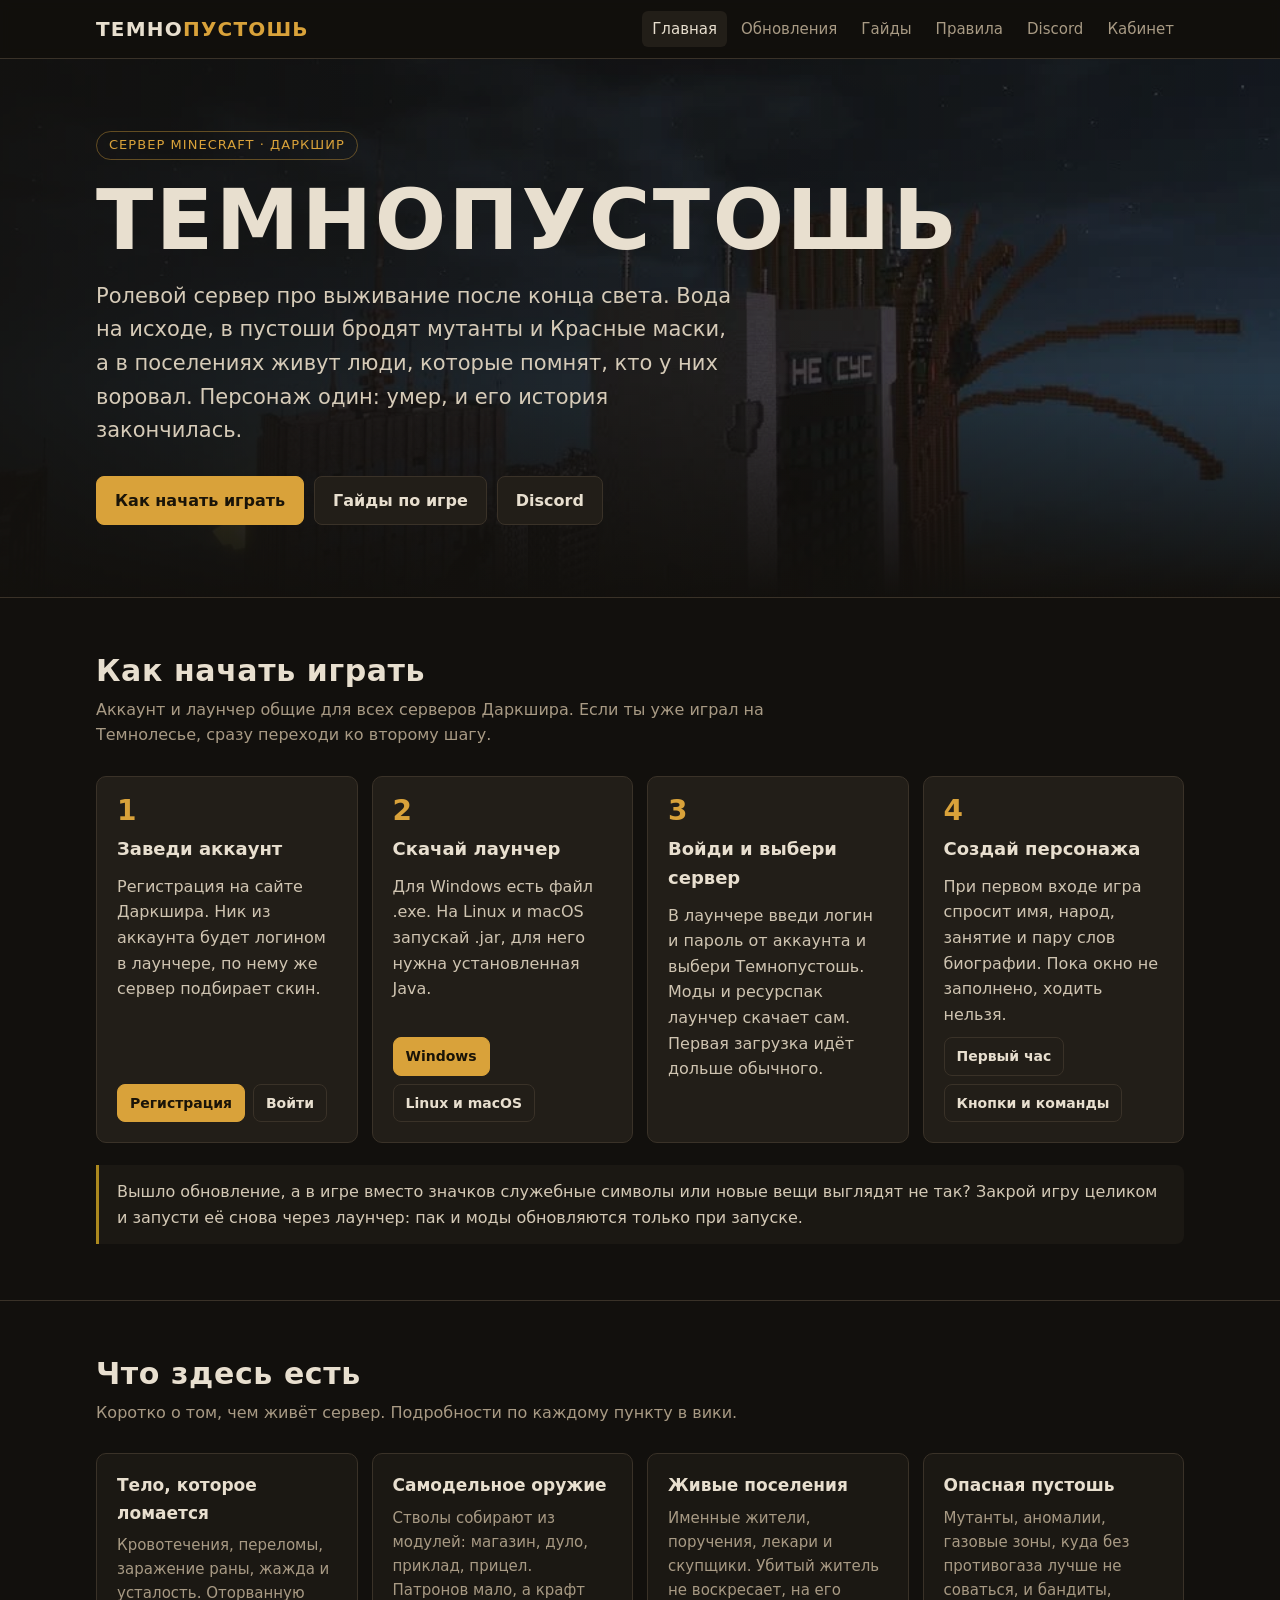
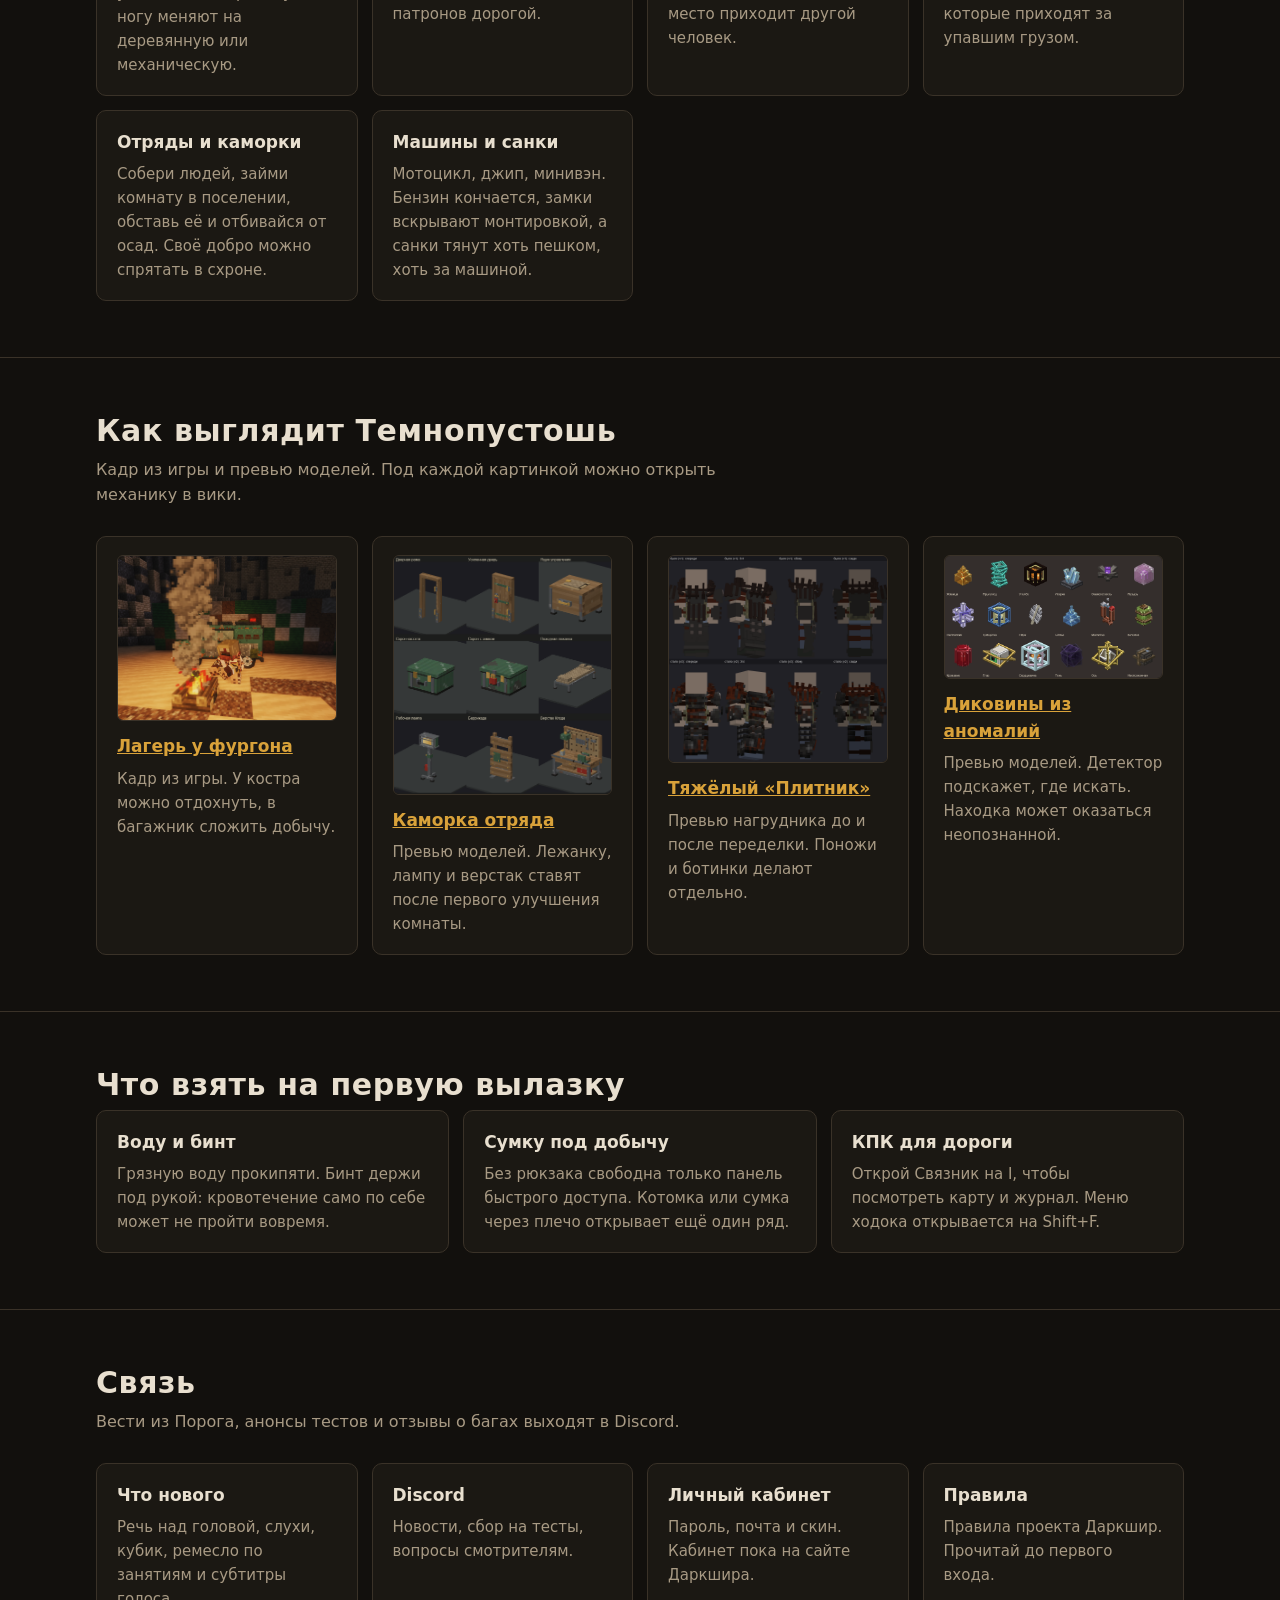
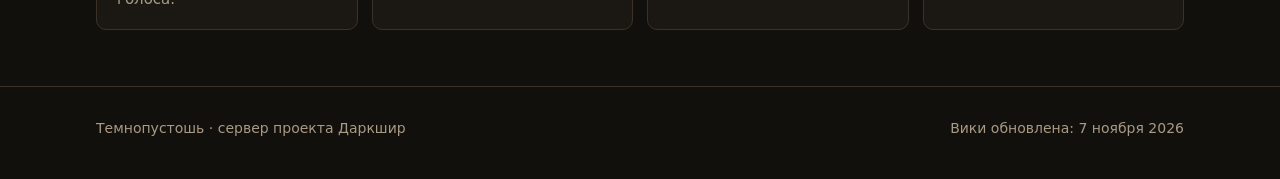
<file: index.html>
<!doctype html>
<html lang="ru">
<head>
<meta charset="utf-8">
<meta name="viewport" content="width=device-width, initial-scale=1">
<title>Темнопустошь</title>
<meta name="description" content="Темнопустошь — ролевой сервер Minecraft про выживание в пустоши. Как начать играть, лаунчер, Discord и вики.">
<link rel="icon" href="data:image/svg+xml,%3Csvg xmlns='http://www.w3.org/2000/svg' viewBox='0 0 32 32'%3E%3Crect width='32' height='32' rx='6' fill='%2312100d'/%3E%3Cpath d='M6 24 16 6l10 18z' fill='none' stroke='%23d9a23a' stroke-width='3'/%3E%3C/svg%3E">
<link rel="stylesheet" href="style.css?v=20261105">
<script src="config.js?v=20261107"></script>
</head>
<body>
<header class="top">
  <div class="wrap">
    <a class="logo" href="index.html">Темно<span>пустошь</span></a>
    <nav class="nav">
      <a href="index.html" aria-current="page">Главная</a>
      <a href="updates-20261107.html">Обновления</a>
      <a href="wiki.html">Гайды</a>
      <a data-link="rules" href="#">Правила</a>
      <a data-link="discord" href="#">Discord</a>
      <a data-link="profile" href="#">Кабинет</a>
    </nav>
  </div>
</header>

<main>
  <section class="hero">
    <video class="hero-video" autoplay muted loop playsinline preload="metadata" poster="media/hero.jpg" aria-hidden="true">
      <source src="media/hero.mp4" type="video/mp4">
    </video>
    <div class="wrap">
      <span class="tag">Сервер Minecraft · Даркшир</span>
      <h1>Темнопустошь</h1>
      <p class="lead">Ролевой сервер про выживание после конца света. Вода на исходе, в пустоши бродят мутанты и Красные маски, а в поселениях живут люди, которые помнят, кто у них воровал. Персонаж один: умер, и его история закончилась.</p>
      <div class="actions">
        <a class="btn main" href="#start">Как начать играть</a>
        <a class="btn" href="wiki.html">Гайды по игре</a>
        <a class="btn" data-link="discord" href="#">Discord</a>
      </div>
    </div>
  </section>

  <section class="block" id="start">
    <div class="wrap">
      <h2>Как начать играть</h2>
      <p class="sub">Аккаунт и лаунчер общие для всех серверов Даркшира. Если ты уже играл на Темнолесье, сразу переходи ко второму шагу.</p>
      <div class="steps">
        <div class="step">
          <h3>Заведи аккаунт</h3>
          <p>Регистрация на сайте Даркшира. Ник из аккаунта будет логином в лаунчере, по нему же сервер подбирает скин.</p>
          <div class="row">
            <a class="btn main small" data-link="register" href="#">Регистрация</a>
            <a class="btn small" data-link="login" href="#">Войти</a>
          </div>
        </div>
        <div class="step">
          <h3>Скачай лаунчер</h3>
          <p>Для Windows есть файл .exe. На Linux и macOS запускай .jar, для него нужна установленная Java.</p>
          <div class="row">
            <a class="btn main small" data-link="launcherWin" href="#">Windows</a>
            <a class="btn small" data-link="launcherJar" href="#">Linux и macOS</a>
          </div>
        </div>
        <div class="step">
          <h3>Войди и выбери сервер</h3>
          <p>В лаунчере введи логин и пароль от аккаунта и выбери Темнопустошь. Моды и ресурспак лаунчер скачает сам. Первая загрузка идёт дольше обычного.</p>
        </div>
        <div class="step">
          <h3>Создай персонажа</h3>
          <p>При первом входе игра спросит имя, народ, занятие и пару слов биографии. Пока окно не заполнено, ходить нельзя.</p>
          <div class="row"><a class="btn small" href="wiki.html#first-route">Первый час</a> <a class="btn small" href="wiki.html#keys">Кнопки и команды</a></div>
        </div>
      </div>
      <p class="note">Вышло обновление, а в игре вместо значков служебные символы или новые вещи выглядят не так? Закрой игру целиком и запусти её снова через лаунчер: пак и моды обновляются только при запуске.</p>
    </div>
  </section>

  <section class="block">
    <div class="wrap">
      <h2>Что здесь есть</h2>
      <p class="sub">Коротко о том, чем живёт сервер. Подробности по каждому пункту в вики.</p>
      <div class="cards">
        <a class="card" href="wiki.html#medical"><h3>Тело, которое ломается</h3><p>Кровотечения, переломы, заражение раны, жажда и усталость. Оторванную ногу меняют на деревянную или механическую.</p></a>
        <a class="card" href="wiki.html#weapons"><h3>Самодельное оружие</h3><p>Стволы собирают из модулей: магазин, дуло, приклад, прицел. Патронов мало, а крафт патронов дорогой.</p></a>
        <a class="card" href="wiki.html#npc"><h3>Живые поселения</h3><p>Именные жители, поручения, лекари и скупщики. Убитый житель не воскресает, на его место приходит другой человек.</p></a>
        <a class="card" href="wiki.html#world"><h3>Опасная пустошь</h3><p>Мутанты, аномалии, газовые зоны, куда без противогаза лучше не соваться, и бандиты, которые приходят за упавшим грузом.</p></a>
        <a class="card" href="wiki.html#territory"><h3>Отряды и каморки</h3><p>Собери людей, займи комнату в поселении, обставь её и отбивайся от осад. Своё добро можно спрятать в схроне.</p></a>
        <a class="card" href="wiki.html#transport"><h3>Машины и санки</h3><p>Мотоцикл, джип, минивэн. Бензин кончается, замки вскрывают монтировкой, а санки тянут хоть пешком, хоть за машиной.</p></a>
      </div>
    </div>
  </section>

  <section class="block" id="gallery">
    <div class="wrap">
      <h2>Как выглядит Темнопустошь</h2>
      <p class="sub">Кадр из игры и превью моделей. Под каждой картинкой можно открыть механику в вики.</p>
      <div class="cards gallery">
        <article class="card">
          <a href="field-camp.png"><img src="field-camp.png" width="880" height="666" loading="lazy" alt="Ходок у костра рядом с зелёным фургоном"></a>
          <h3><a href="wiki.html#cars">Лагерь у фургона</a></h3>
          <p>Кадр из игры. У костра можно отдохнуть, в багажник сложить добычу.</p>
        </article>
        <article class="card">
          <a href="field-room.png"><img src="field-room.png" width="960" height="1050" loading="lazy" alt="Модели мебели, дверей и схронов для каморок"></a>
          <h3><a href="wiki.html#kamorka">Каморка отряда</a></h3>
          <p>Превью моделей. Лежанку, лампу и верстак ставят после первого улучшения комнаты.</p>
        </article>
        <article class="card">
          <a href="vesti7-plitnik.png"><img src="vesti7-plitnik.png" width="1040" height="988" loading="lazy" alt="Тяжёлый Плитник спереди, сбоку и сзади"></a>
          <h3><a href="wiki.html#heavy-plitnik">Тяжёлый «Плитник»</a></h3>
          <p>Превью нагрудника до и после переделки. Поножи и ботинки делают отдельно.</p>
        </article>
        <article class="card">
          <a href="vesti7-artifacts.png"><img src="vesti7-artifacts.png" width="1296" height="726" loading="lazy" alt="Диковины из аномалий, разложенные по видам"></a>
          <h3><a href="wiki.html#artifacts">Диковины из аномалий</a></h3>
          <p>Превью моделей. Детектор подскажет, где искать. Находка может оказаться неопознанной.</p>
        </article>
      </div>
    </div>
  </section>

  <section class="block">
    <div class="wrap">
      <h2>Что взять на первую вылазку</h2>
      <div class="cards">
        <a class="card" href="wiki.html#water"><h3>Воду и бинт</h3><p>Грязную воду прокипяти. Бинт держи под рукой: кровотечение само по себе может не пройти вовремя.</p></a>
        <a class="card" href="wiki.html#backpacks"><h3>Сумку под добычу</h3><p>Без рюкзака свободна только панель быстрого доступа. Котомка или сумка через плечо открывает ещё один ряд.</p></a>
        <a class="card" href="wiki.html#pda"><h3>КПК для дороги</h3><p>Открой Связник на I, чтобы посмотреть карту и журнал. Меню ходока открывается на Shift+F.</p></a>
      </div>
    </div>
  </section>

  <section class="block">
    <div class="wrap">
      <h2>Связь</h2>
      <p class="sub">Вести из Порога, анонсы тестов и отзывы о багах выходят в Discord.</p>
      <div class="cards">
        <a class="card" href="updates-20261107.html"><h3>Что нового</h3><p>Речь над головой, слухи, кубик, ремесло по занятиям и субтитры голоса.</p></a>
        <a class="card" data-link="discord" href="#"><h3>Discord</h3><p>Новости, сбор на тесты, вопросы смотрителям.</p></a>
        <a class="card" data-link="profile" href="#"><h3>Личный кабинет</h3><p>Пароль, почта и скин. Кабинет пока на сайте Даркшира.</p></a>
        <a class="card" data-link="rules" href="#"><h3>Правила</h3><p>Правила проекта Даркшир. Прочитай до первого входа.</p></a>
      </div>
    </div>
  </section>
</main>

<footer class="foot">
  <div class="wrap">
    <span>Темнопустошь · сервер проекта Даркшир</span>
    <span>Вики обновлена: <span data-site="updated"></span></span>
  </div>
</footer>
</body>
</html>
</file>
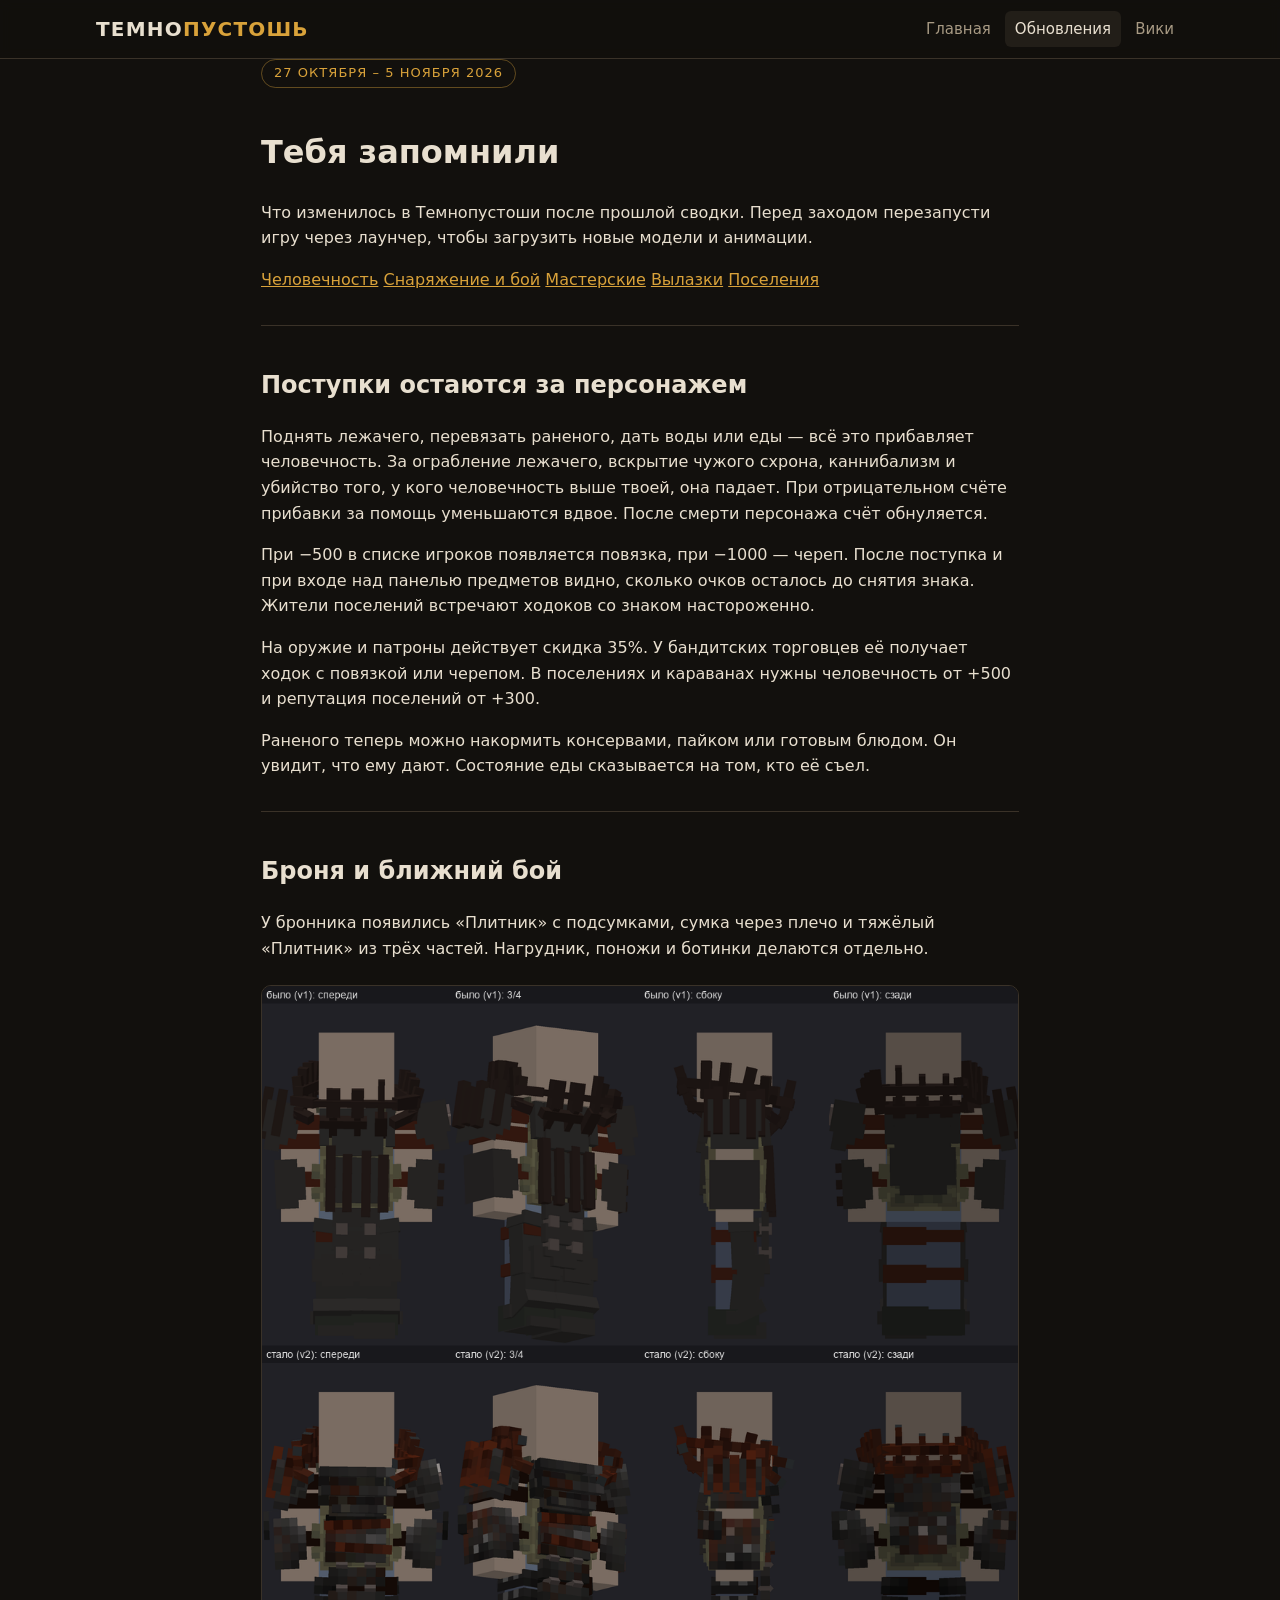
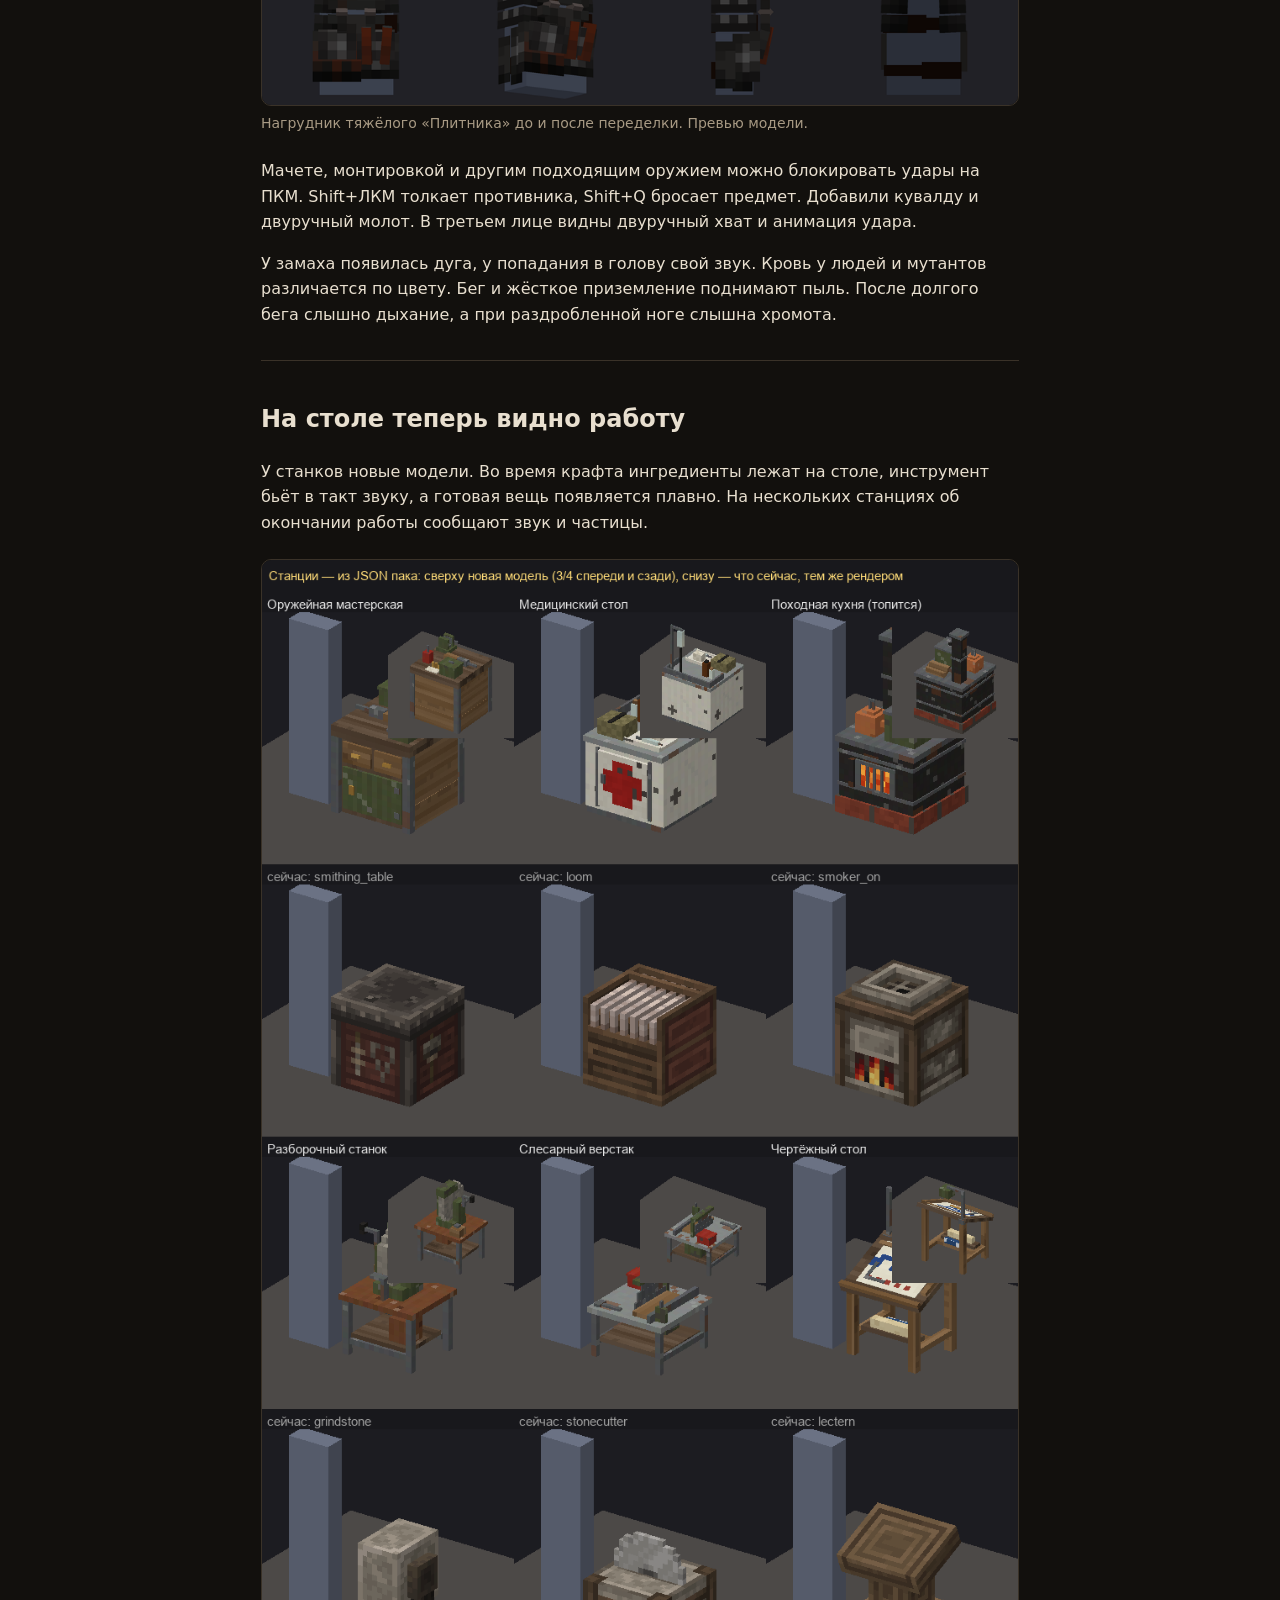
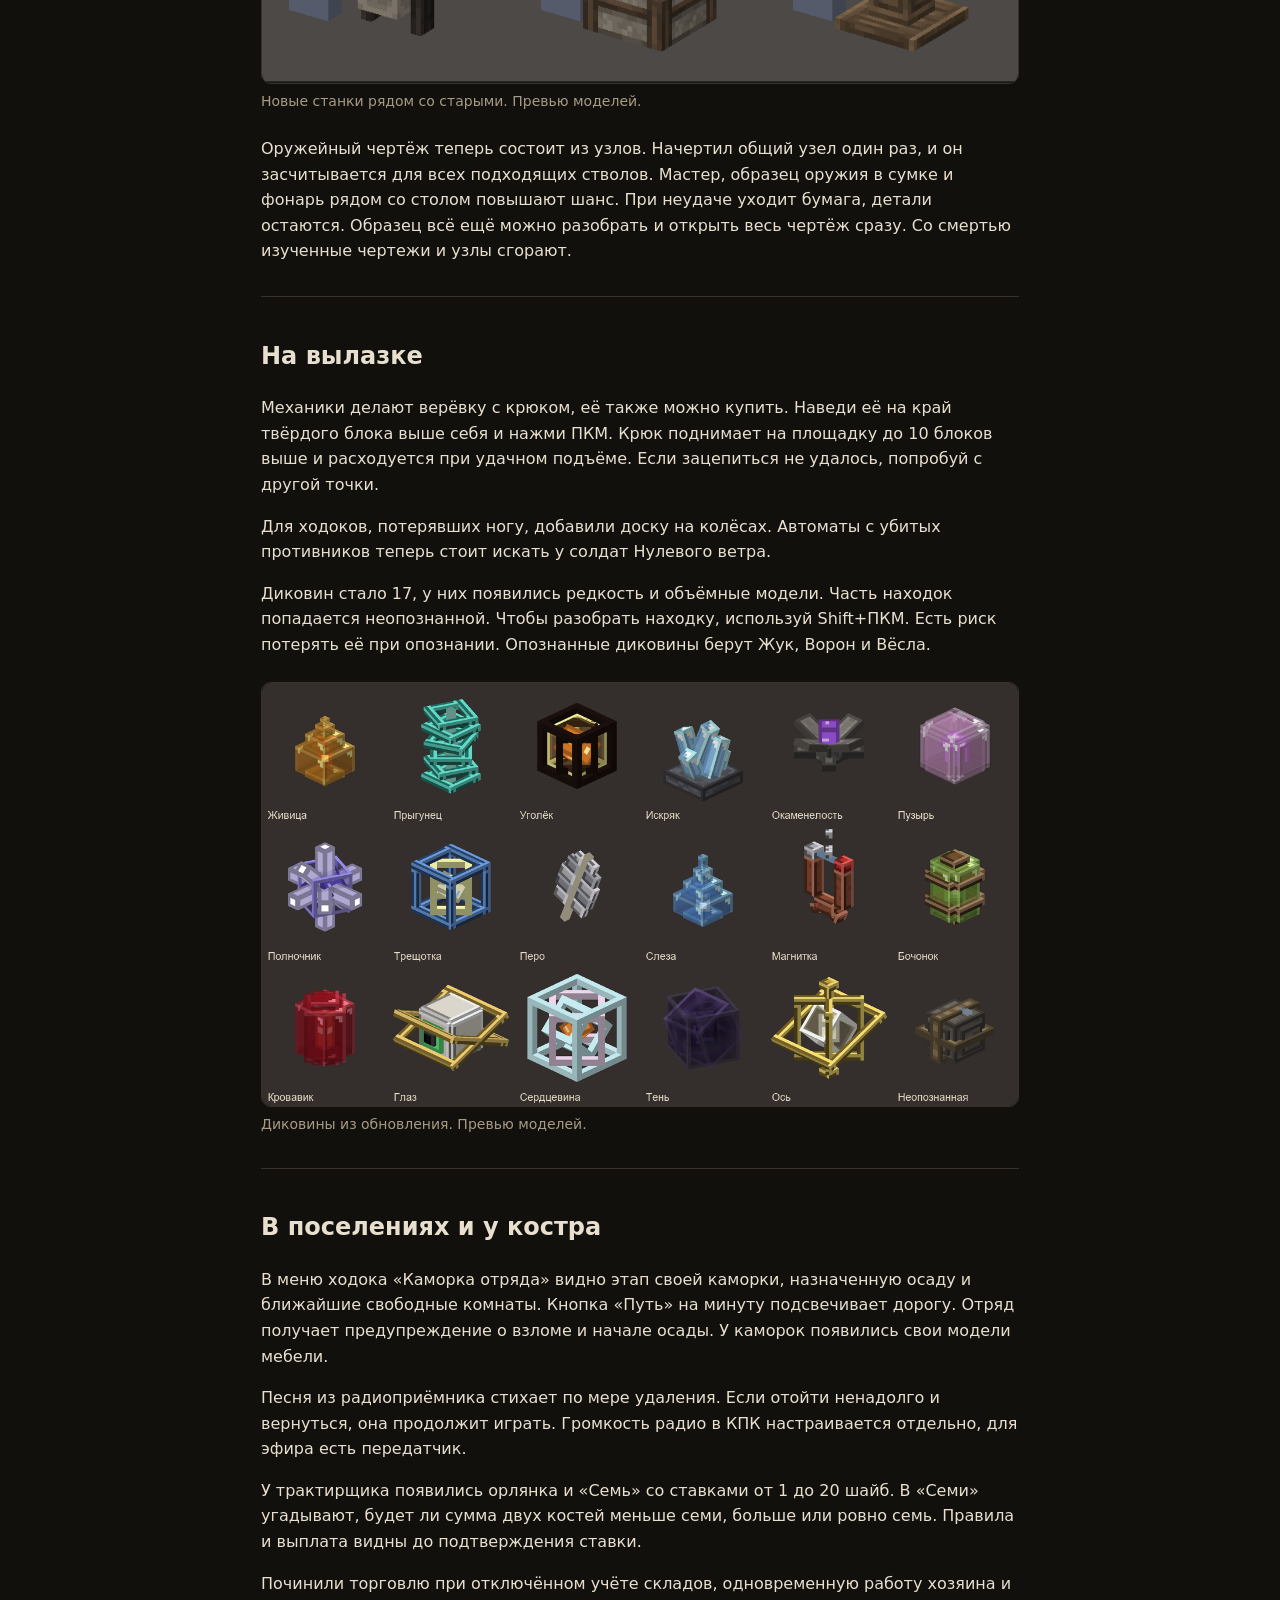
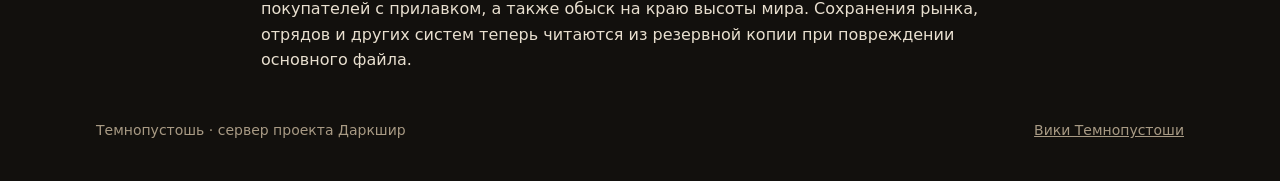
<file: updates-20261105.html>
<!doctype html>
<html lang="ru">
<head>
  <meta charset="utf-8">
  <meta name="viewport" content="width=device-width, initial-scale=1">
  <title>Обновления с 27 октября по 5 ноября · Темнопустошь</title>
  <meta name="description" content="Что поменялось в Темнопустоши с 27 октября по 5 ноября 2026 года.">
  <link rel="icon" href="data:image/svg+xml,%3Csvg xmlns='http://www.w3.org/2000/svg' viewBox='0 0 32 32'%3E%3Crect width='32' height='32' rx='6' fill='%2312100d'/%3E%3Cpath d='M6 24 16 6l10 18z' fill='none' stroke='%23d9a23a' stroke-width='3'/%3E%3C/svg%3E">
  <link rel="stylesheet" href="style.css">
  <style>
    .updates { max-width: 790px; }
    .updates article { border-top: 1px solid var(--line); margin-top: 32px; padding-top: 20px; scroll-margin-top: 130px; }
    .updates figure { margin: 24px 0; }
    .updates figure img { display: block; height: auto; border: 1px solid var(--line); border-radius: var(--radius); }
    .updates figcaption { color: var(--muted); font-size: 14px; margin-top: 6px; }
  </style>
</head>
<body>
<header class="top">
  <div class="wrap">
    <a class="logo" href="index.html">Темно<span>пустошь</span></a>
    <nav class="nav" aria-label="Разделы сайта">
      <a href="index.html">Главная</a>
      <a href="updates-20261105.html" aria-current="page">Обновления</a>
      <a href="wiki.html">Вики</a>
    </nav>
  </div>
</header>
<main class="block">
  <div class="wrap updates">
    <span class="tag">27 октября – 5 ноября 2026</span>
    <h1>Тебя запомнили</h1>
    <p class="lead">Что изменилось в Темнопустоши после прошлой сводки. Перед заходом перезапусти игру через лаунчер, чтобы загрузить новые модели и анимации.</p>
    <nav class="actions" aria-label="Разделы обновления">
      <a href="#humanity">Человечность</a>
      <a href="#gear">Снаряжение и бой</a>
      <a href="#workshops">Мастерские</a>
      <a href="#wasteland">Вылазки</a>
      <a href="#settlements">Поселения</a>
    </nav>

    <article id="humanity">
      <h2>Поступки остаются за персонажем</h2>
      <p>Поднять лежачего, перевязать раненого, дать воды или еды — всё это прибавляет человечность. За ограбление лежачего, вскрытие чужого схрона, каннибализм и убийство того, у кого человечность выше твоей, она падает. При отрицательном счёте прибавки за помощь уменьшаются вдвое. После смерти персонажа счёт обнуляется.</p>
      <p>При −500 в списке игроков появляется повязка, при −1000 — череп. После поступка и при входе над панелью предметов видно, сколько очков осталось до снятия знака. Жители поселений встречают ходоков со знаком настороженно.</p>
      <p>На оружие и патроны действует скидка 35%. У бандитских торговцев её получает ходок с повязкой или черепом. В поселениях и караванах нужны человечность от +500 и репутация поселений от +300.</p>
      <p>Раненого теперь можно накормить консервами, пайком или готовым блюдом. Он увидит, что ему дают. Состояние еды сказывается на том, кто её съел.</p>
    </article>

    <article id="gear">
      <h2>Броня и ближний бой</h2>
      <p>У бронника появились «Плитник» с подсумками, сумка через плечо и тяжёлый «Плитник» из трёх частей. Нагрудник, поножи и ботинки делаются отдельно.</p>
      <figure>
        <img src="vesti7-plitnik.png" alt="Сравнение старой и новой модели нагрудника тяжёлого «Плитника»" loading="lazy">
        <figcaption>Нагрудник тяжёлого «Плитника» до и после переделки. Превью модели.</figcaption>
      </figure>
      <p>Мачете, монтировкой и другим подходящим оружием можно блокировать удары на ПКМ. Shift+ЛКМ толкает противника, Shift+Q бросает предмет. Добавили кувалду и двуручный молот. В третьем лице видны двуручный хват и анимация удара.</p>
      <p>У замаха появилась дуга, у попадания в голову свой звук. Кровь у людей и мутантов различается по цвету. Бег и жёсткое приземление поднимают пыль. После долгого бега слышно дыхание, а при раздробленной ноге слышна хромота.</p>
    </article>

    <article id="workshops">
      <h2>На столе теперь видно работу</h2>
      <p>У станков новые модели. Во время крафта ингредиенты лежат на столе, инструмент бьёт в такт звуку, а готовая вещь появляется плавно. На нескольких станциях об окончании работы сообщают звук и частицы.</p>
      <figure>
        <img src="vesti7-stations.png" alt="Новые модели станков рядом со старыми" loading="lazy">
        <figcaption>Новые станки рядом со старыми. Превью моделей.</figcaption>
      </figure>
      <p>Оружейный чертёж теперь состоит из узлов. Начертил общий узел один раз, и он засчитывается для всех подходящих стволов. Мастер, образец оружия в сумке и фонарь рядом со столом повышают шанс. При неудаче уходит бумага, детали остаются. Образец всё ещё можно разобрать и открыть весь чертёж сразу. Со смертью изученные чертежи и узлы сгорают.</p>
    </article>

    <article id="wasteland">
      <h2>На вылазке</h2>
      <p>Механики делают верёвку с крюком, её также можно купить. Наведи её на край твёрдого блока выше себя и нажми ПКМ. Крюк поднимает на площадку до 10 блоков выше и расходуется при удачном подъёме. Если зацепиться не удалось, попробуй с другой точки.</p>
      <p>Для ходоков, потерявших ногу, добавили доску на колёсах. Автоматы с убитых противников теперь стоит искать у солдат Нулевого ветра.</p>
      <p>Диковин стало 17, у них появились редкость и объёмные модели. Часть находок попадается неопознанной. Чтобы разобрать находку, используй Shift+ПКМ. Есть риск потерять её при опознании. Опознанные диковины берут Жук, Ворон и Вёсла.</p>
      <figure>
        <img src="vesti7-artifacts.png" alt="Объёмные модели диковин" loading="lazy">
        <figcaption>Диковины из обновления. Превью моделей.</figcaption>
      </figure>
    </article>

    <article id="settlements">
      <h2>В поселениях и у костра</h2>
      <p>В меню ходока «Каморка отряда» видно этап своей каморки, назначенную осаду и ближайшие свободные комнаты. Кнопка «Путь» на минуту подсвечивает дорогу. Отряд получает предупреждение о взломе и начале осады. У каморок появились свои модели мебели.</p>
      <p>Песня из радиоприёмника стихает по мере удаления. Если отойти ненадолго и вернуться, она продолжит играть. Громкость радио в КПК настраивается отдельно, для эфира есть передатчик.</p>
      <p>У трактирщика появились орлянка и «Семь» со ставками от 1 до 20 шайб. В «Семи» угадывают, будет ли сумма двух костей меньше семи, больше или ровно семь. Правила и выплата видны до подтверждения ставки.</p>
      <p>Починили торговлю при отключённом учёте складов, одновременную работу хозяина и покупателей с прилавком, а также обыск на краю высоты мира. Сохранения рынка, отрядов и других систем теперь читаются из резервной копии при повреждении основного файла.</p>
    </article>
  </div>
</main>
<footer class="foot">
  <div class="wrap"><span>Темнопустошь · сервер проекта Даркшир</span><a href="wiki.html">Вики Темнопустоши</a></div>
</footer>
</body>
</html>
</file>
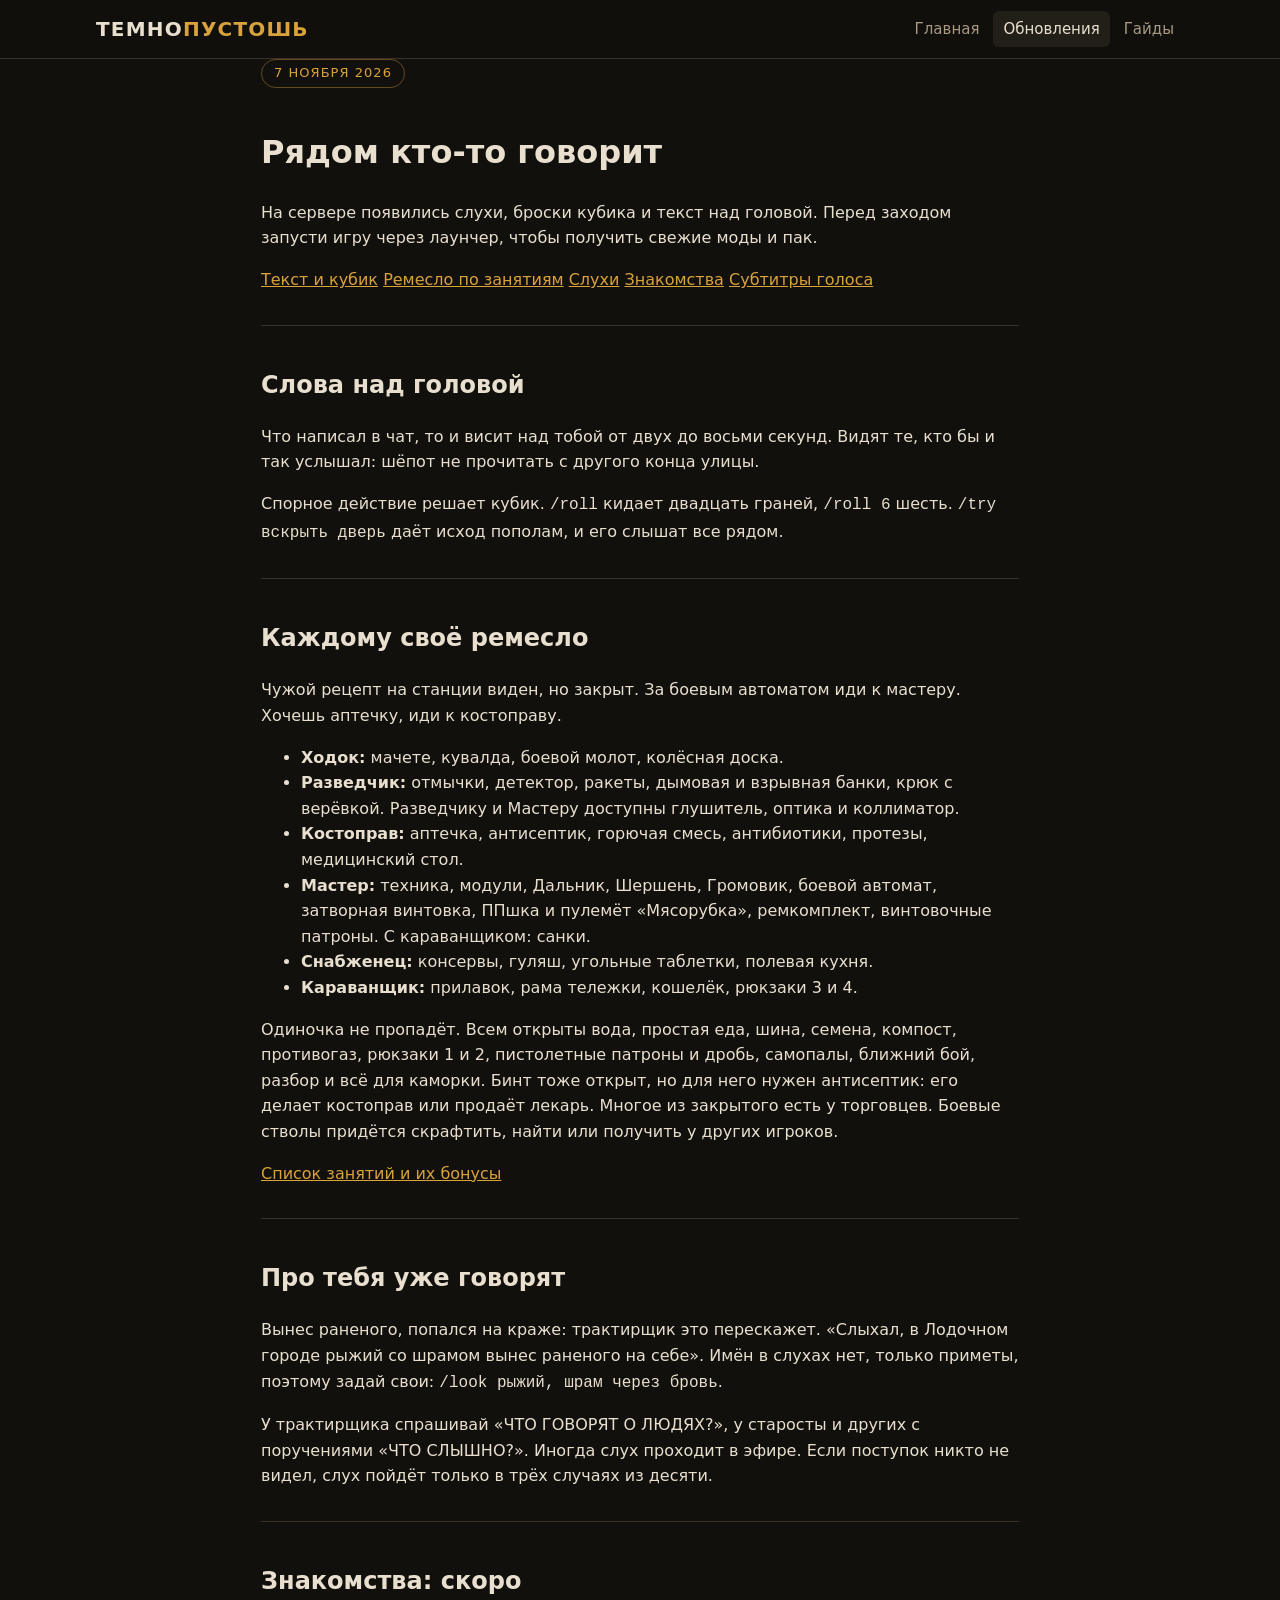
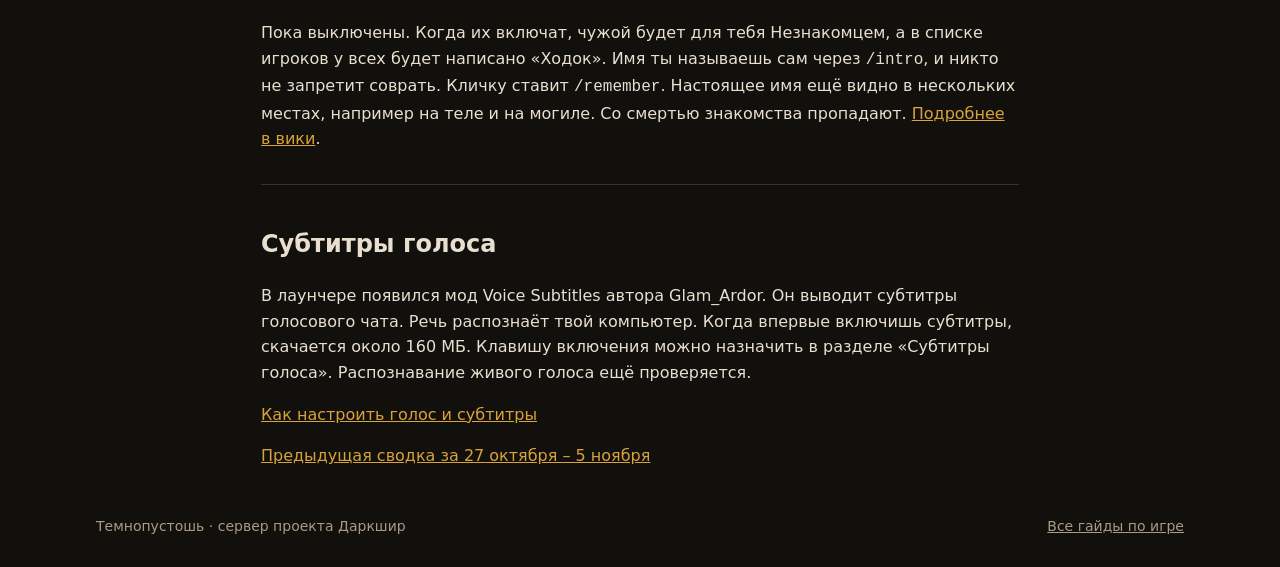
<file: updates-20261107.html>
<!doctype html>
<html lang="ru">
<head>
  <meta charset="utf-8">
  <meta name="viewport" content="width=device-width, initial-scale=1">
  <title>Обновление 7 ноября · Темнопустошь</title>
  <meta name="description" content="Текст над головой, слухи, кубик, ремесло по занятиям и субтитры голоса.">
  <link rel="icon" href="data:image/svg+xml,%3Csvg xmlns='http://www.w3.org/2000/svg' viewBox='0 0 32 32'%3E%3Crect width='32' height='32' rx='6' fill='%2312100d'/%3E%3Cpath d='M6 24 16 6l10 18z' fill='none' stroke='%23d9a23a' stroke-width='3'/%3E%3C/svg%3E">
  <link rel="stylesheet" href="style.css">
  <style>
    .updates { max-width: 790px; }
    .updates article { border-top: 1px solid var(--line); margin-top: 32px; padding-top: 20px; scroll-margin-top: 130px; }
    .updates figure { margin: 24px 0; }
    .updates figure img { display: block; height: auto; border: 1px solid var(--line); border-radius: var(--radius); }
    .updates figcaption { color: var(--muted); font-size: 14px; margin-top: 6px; }
  </style>
</head>
<body>
<header class="top">
  <div class="wrap">
    <a class="logo" href="index.html">Темно<span>пустошь</span></a>
    <nav class="nav" aria-label="Разделы сайта">
      <a href="index.html">Главная</a>
      <a href="updates-20261107.html" aria-current="page">Обновления</a>
      <a href="wiki.html">Гайды</a>
    </nav>
  </div>
</header>
<main class="block">
  <div class="wrap updates">
    <span class="tag">7 ноября 2026</span>
    <h1>Рядом кто-то говорит</h1>
    <p class="lead">На сервере появились слухи, броски кубика и текст над головой. Перед заходом запусти игру через лаунчер, чтобы получить свежие моды и пак.</p>
    <nav class="actions" aria-label="Разделы обновления">
      <a href="#speech">Текст и кубик</a>
      <a href="#crafts">Ремесло по занятиям</a>
      <a href="#rumors">Слухи</a>
      <a href="#people">Знакомства</a>
      <a href="#subtitles">Субтитры голоса</a>
    </nav>

    <article id="speech">
      <h2>Слова над головой</h2>
      <p>Что написал в чат, то и висит над тобой от двух до восьми секунд. Видят те, кто бы и так услышал: шёпот не прочитать с другого конца улицы.</p>
      <p>Спорное действие решает кубик. <code>/roll</code> кидает двадцать граней, <code>/roll 6</code> шесть. <code>/try вскрыть дверь</code> даёт исход пополам, и его слышат все рядом.</p>
    </article>

    <article id="crafts">
      <h2>Каждому своё ремесло</h2>
      <p>Чужой рецепт на станции виден, но закрыт. За боевым автоматом иди к мастеру. Хочешь аптечку, иди к костоправу.</p>
      <ul>
        <li><strong>Ходок:</strong> мачете, кувалда, боевой молот, колёсная доска.</li>
        <li><strong>Разведчик:</strong> отмычки, детектор, ракеты, дымовая и взрывная банки, крюк с верёвкой. Разведчику и Мастеру доступны глушитель, оптика и коллиматор.</li>
        <li><strong>Костоправ:</strong> аптечка, антисептик, горючая смесь, антибиотики, протезы, медицинский стол.</li>
        <li><strong>Мастер:</strong> техника, модули, Дальник, Шершень, Громовик, боевой автомат, затворная винтовка, ППшка и пулемёт «Мясорубка», ремкомплект, винтовочные патроны. С караванщиком: санки.</li>
        <li><strong>Снабженец:</strong> консервы, гуляш, угольные таблетки, полевая кухня.</li>
        <li><strong>Караванщик:</strong> прилавок, рама тележки, кошелёк, рюкзаки 3 и 4.</li>
      </ul>
      <p>Одиночка не пропадёт. Всем открыты вода, простая еда, шина, семена, компост, противогаз, рюкзаки 1 и 2, пистолетные патроны и дробь, самопалы, ближний бой, разбор и всё для каморки. Бинт тоже открыт, но для него нужен антисептик: его делает костоправ или продаёт лекарь. Многое из закрытого есть у торговцев. Боевые стволы придётся скрафтить, найти или получить у других игроков.</p>
      <p><a href="wiki.html#professions">Список занятий и их бонусы</a></p>
    </article>

    <article id="rumors">
      <h2>Про тебя уже говорят</h2>
      <p>Вынес раненого, попался на краже: трактирщик это перескажет. «Слыхал, в Лодочном городе рыжий со шрамом вынес раненого на себе». Имён в слухах нет, только приметы, поэтому задай свои: <code>/look рыжий, шрам через бровь</code>.</p>
      <p>У трактирщика спрашивай «ЧТО ГОВОРЯТ О ЛЮДЯХ?», у старосты и других с поручениями «ЧТО СЛЫШНО?». Иногда слух проходит в эфире. Если поступок никто не видел, слух пойдёт только в трёх случаях из десяти.</p>
    </article>

    <article id="people">
      <h2>Знакомства: скоро</h2>
      <p>Пока выключены. Когда их включат, чужой будет для тебя Незнакомцем, а в списке игроков у всех будет написано «Ходок». Имя ты называешь сам через <code>/intro</code>, и никто не запретит соврать. Кличку ставит <code>/remember</code>. Настоящее имя ещё видно в нескольких местах, например на теле и на могиле. Со смертью знакомства пропадают. <a href="wiki.html#acquaintance">Подробнее в вики</a>.</p>
    </article>

    <article id="subtitles">
      <h2>Субтитры голоса</h2>
      <p>В лаунчере появился мод Voice Subtitles автора Glam_Ardor. Он выводит субтитры голосового чата. Речь распознаёт твой компьютер. Когда впервые включишь субтитры, скачается около 160 МБ. Клавишу включения можно назначить в разделе «Субтитры голоса». Распознавание живого голоса ещё проверяется.</p>
      <p><a href="wiki.html#voice">Как настроить голос и субтитры</a></p>
    </article>
    <p><a href="updates-20261105.html">Предыдущая сводка за 27 октября – 5 ноября</a></p>
  </div>
</main>
<footer class="foot">
  <div class="wrap"><span>Темнопустошь · сервер проекта Даркшир</span><a href="wiki.html">Все гайды по игре</a></div>
</footer>
</body>
</html>
</file>
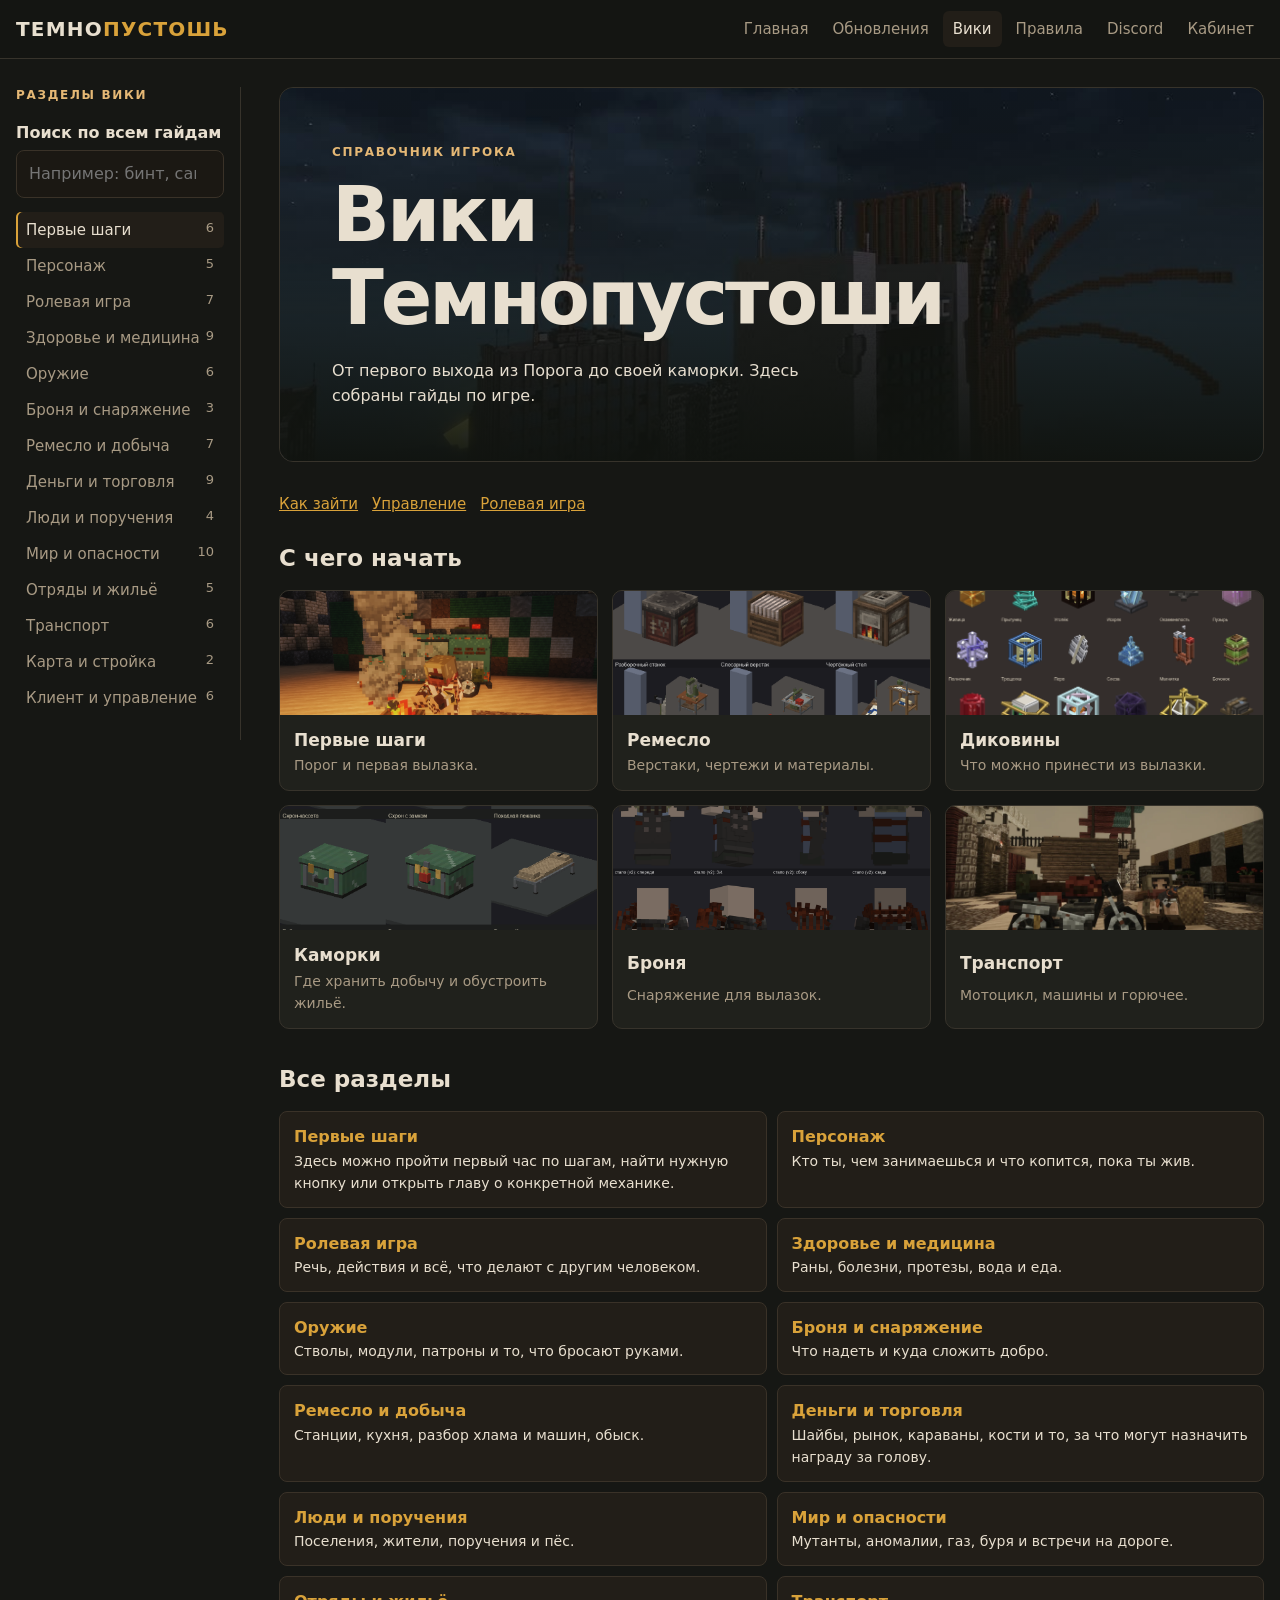
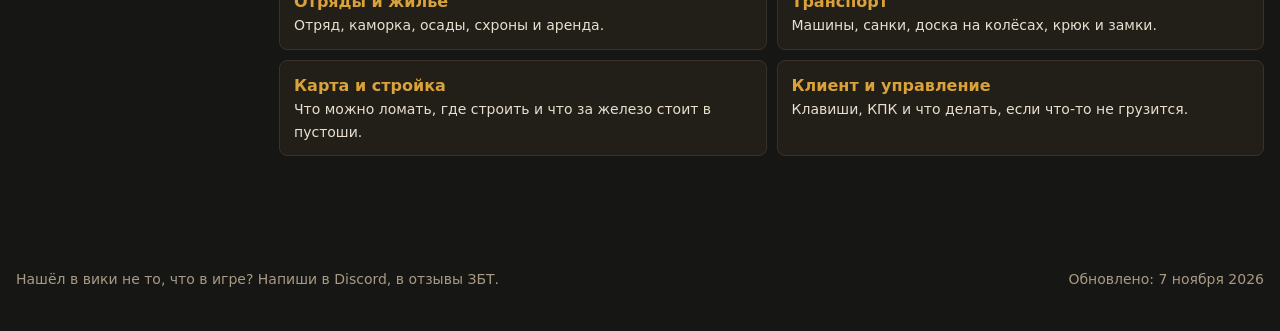
<file: wiki.html>
<!doctype html>
<html lang="ru">
<head>
<meta charset="utf-8">
<meta name="viewport" content="width=device-width, initial-scale=1">
<title>Гайды по Темнопустоши</title>
<meta name="description" content="Как зайти в Темнопустошь, настроить управление и выжить. Справочник по персонажам, оружию, лечению, ремеслу, торговле и транспорту.">
<link rel="icon" href="data:image/svg+xml,%3Csvg xmlns='http://www.w3.org/2000/svg' viewBox='0 0 32 32'%3E%3Crect width='32' height='32' rx='6' fill='%2312100d'/%3E%3Cpath d='M6 24 16 6l10 18z' fill='none' stroke='%23d9a23a' stroke-width='3'/%3E%3C/svg%3E">
<link rel="stylesheet" href="style.css?v=20261107-guides">
<link rel="stylesheet" href="wiki-layout.css?v=20261108">
<script src="config.js?v=20261107"></script>
<script src="wiki-data.js?v=20261108" defer></script>
<script src="wiki.js?v=20261108" defer></script>
</head>
<body>
<header class="top">
  <div class="wrap">
    <a class="logo" href="index.html">Темно<span>пустошь</span></a>
    <nav class="nav" aria-label="Разделы сайта">
      <a href="index.html">Главная</a>
      <a href="updates-20261107.html">Обновления</a>
      <a href="wiki.html" aria-current="page">Вики</a>
      <a data-link="rules" href="#">Правила</a>
      <a data-link="discord" href="#">Discord</a>
      <a data-link="profile" href="#">Кабинет</a>
    </nav>
  </div>
</header>

<div class="wrap wiki">
  <aside class="side" aria-label="Поиск и оглавление">
    <p class="side-heading">Разделы вики</p>
    <label class="search-label" for="q">Поиск по всем гайдам</label>
    <input class="search" id="q" type="search" placeholder="Например: бинт, санки, R" autocomplete="off" aria-controls="page">
    <p class="sr-only" id="search-status" role="status"></p>
    <button class="btn menu-btn" id="menu" type="button" aria-expanded="false" aria-controls="toc">Все разделы</button>
    <nav aria-label="Оглавление гайдов"><ul class="toc" id="toc"></ul></nav>
  </aside>
  <main class="article" id="page" tabindex="-1">
    <h1>Гайды по Темнопустоши</h1>
    <noscript><p>Включи JavaScript, чтобы открыть оглавление и поиск по гайдам.</p></noscript>
  </main>
</div>

<footer class="foot">
  <div class="wrap">
    <span>Нашёл в вики не то, что в игре? Напиши в Discord, в отзывы ЗБТ.</span>
    <span>Обновлено: <span data-site="updated"></span></span>
  </div>
</footer>
</body>
</html>
</file>
<file: style.css>
:root {
  --bg: #12100d;
  --bg-2: #1b1813;
  --panel: #221e18;
  --line: #3a3228;
  --text: #e8dfcf;
  --muted: #a89a84;
  --accent: #d9a23a;
  --accent-2: #ac891e;
  --rust: #b4552d;
  --ok: #8fae5b;
  --radius: 10px;
  --wrap: 1120px;
  --font: "Segoe UI", system-ui, -apple-system, Roboto, "Helvetica Neue", Arial, sans-serif;
  --font-head: "Bahnschrift", "Arial Narrow", "Roboto Condensed", var(--font);
}

* { box-sizing: border-box; }
html { scroll-behavior: smooth; }
body {
  margin: 0;
  background: var(--bg);
  color: var(--text);
  font: 16px/1.6 var(--font);
  -webkit-font-smoothing: antialiased;
}
a { color: var(--accent); }
a:hover { color: #f0c066; }
img { max-width: 100%; }
.wrap { max-width: var(--wrap); margin: 0 auto; padding: 0 16px; }

/* Шапка */
.top {
  position: sticky; top: 0; z-index: 10;
  background: rgba(18, 16, 13, .92);
  backdrop-filter: blur(6px);
  border-bottom: 1px solid var(--line);
}
.top .wrap { display: flex; align-items: center; gap: 16px; min-height: 58px; flex-wrap: wrap; }
.logo {
  font: 700 20px/1 var(--font-head); letter-spacing: .06em; text-transform: uppercase;
  color: var(--text); text-decoration: none; margin-right: auto;
}
.logo span { color: var(--accent); }
.nav { display: flex; gap: 4px; flex-wrap: wrap; }
.nav a {
  color: var(--muted); text-decoration: none; padding: 6px 10px; border-radius: 6px; font-size: 15px;
}
.nav a:hover, .nav a[aria-current="page"] { color: var(--text); background: var(--panel); }

/* Кнопки */
.btn {
  display: inline-flex; align-items: center; justify-content: center; gap: 8px;
  padding: 11px 18px; border-radius: 8px; border: 1px solid var(--line);
  background: var(--panel); color: var(--text); text-decoration: none; font-weight: 600;
  transition: border-color .15s, background .15s;
}
.btn:hover { border-color: var(--accent); color: var(--text); }
.btn.main { background: var(--accent); border-color: var(--accent); color: #1a1408; }
.btn.main:hover { background: #f0b850; color: #1a1408; }
.btn.small { padding: 7px 12px; font-size: 14px; }

/* Главная */
.hero {
  position: relative; overflow: hidden;
  border-bottom: 1px solid var(--line);
  background:
    radial-gradient(ellipse at 70% 0%, rgba(217, 162, 58, .22), transparent 60%),
    radial-gradient(ellipse at 10% 100%, rgba(180, 85, 45, .18), transparent 55%),
    linear-gradient(180deg, #1d1912, var(--bg));
}
.hero .wrap { position: relative; z-index: 1; padding-top: 72px; padding-bottom: 72px; }
/* Нарезка из записей 27.10, без звука, крутится как гифка под затемнением. */
.hero-video {
  position: absolute; inset: 0; width: 100%; height: 100%;
  object-fit: cover; z-index: 0; opacity: .9;
}
.hero::after {
  content: ""; position: absolute; inset: 0; z-index: 0; pointer-events: none;
  background:
    linear-gradient(90deg, rgba(18, 16, 13, .85) 0%, rgba(18, 16, 13, .45) 50%, rgba(18, 16, 13, .05) 100%),
    linear-gradient(180deg, transparent 60%, var(--bg));
}
@media (prefers-reduced-motion: reduce) {
  .hero-video { display: none; }
}
.hero h1 {
  font: 700 clamp(40px, 8vw, 84px)/1 var(--font-head);
  letter-spacing: .03em; text-transform: uppercase; margin: 0 0 18px;
}
.hero p.lead { font-size: clamp(17px, 2.2vw, 21px); max-width: 640px; color: #d6cbb8; margin: 0 0 28px; }
.hero .actions { display: flex; gap: 10px; flex-wrap: wrap; }
.tag {
  display: inline-block; font-size: 13px; letter-spacing: .08em; text-transform: uppercase;
  color: var(--accent); border: 1px solid rgba(217, 162, 58, .4); border-radius: 99px; padding: 3px 12px; margin-bottom: 18px;
}

section.block { padding: 56px 0; border-bottom: 1px solid var(--line); }
section.block h2 { font: 700 30px/1.15 var(--font-head); margin: 0 0 8px; letter-spacing: .02em; }
section.block > .wrap > p.sub { color: var(--muted); margin: 0 0 28px; max-width: 680px; }

.steps { display: grid; grid-template-columns: repeat(auto-fit, minmax(230px, 1fr)); gap: 14px; counter-reset: step; }
.step {
  background: var(--panel); border: 1px solid var(--line); border-radius: var(--radius); padding: 20px;
  display: flex; flex-direction: column; gap: 10px;
}
.step::before {
  counter-increment: step; content: counter(step);
  font: 700 28px/1 var(--font-head); color: var(--accent);
}
.step h3 { margin: 0; font-size: 18px; }
.step p { margin: 0; color: #cfc4b1; flex: 1; }
.step .row { display: flex; gap: 8px; flex-wrap: wrap; }

.cards { display: grid; grid-template-columns: repeat(auto-fit, minmax(250px, 1fr)); gap: 14px; }
.card {
  display: block; background: var(--bg-2); border: 1px solid var(--line); border-radius: var(--radius);
  padding: 18px 20px; color: var(--text); text-decoration: none;
}
a.card:hover { border-color: var(--accent); color: var(--text); }
.card h3 { margin: 0 0 6px; font-size: 17px; }
.card p { margin: 0; color: var(--muted); font-size: 15px; }
.gallery img {
  display: block; width: 100%; height: auto; margin-bottom: 12px;
  border: 1px solid var(--line); border-radius: 6px; background: var(--bg);
}

.note {
  background: var(--bg-2); border-left: 3px solid var(--accent-2); padding: 14px 18px; border-radius: 0 8px 8px 0;
  color: #d4c9b6; margin: 22px 0 0;
}
.foot { padding: 30px 0 40px; color: var(--muted); font-size: 14px; }
.foot .wrap { display: flex; gap: 16px; flex-wrap: wrap; justify-content: space-between; }
.foot a { color: var(--muted); }

/* Вики */
.wiki { display: grid; grid-template-columns: 260px minmax(0, 1fr); gap: 32px; padding-top: 28px; padding-bottom: 60px; }
.side { position: sticky; top: 74px; align-self: start; max-height: calc(100vh - 90px); overflow: auto; padding-right: 4px; }
.search {
  width: 100%; padding: 10px 12px; border-radius: 8px; border: 1px solid var(--line);
  background: var(--bg-2); color: var(--text); font: inherit; margin-bottom: 14px;
}
.search:focus { outline: none; border-color: var(--accent); }
.toc { list-style: none; margin: 0; padding: 0; }
.toc a {
  display: block; padding: 6px 10px; border-radius: 6px; color: var(--muted); text-decoration: none; font-size: 15px;
}
.toc a:hover { color: var(--text); background: var(--panel); }
.toc a.on { color: var(--text); background: var(--panel); box-shadow: inset 2px 0 0 var(--accent); }
.toc .n { float: right; color: #6f6455; font-size: 13px; }

.article h1 { font: 700 34px/1.1 var(--font-head); margin: 0 0 6px; }
.article .intro { color: var(--muted); margin: 0 0 24px; }
.entry {
  background: var(--bg-2); border: 1px solid var(--line); border-radius: var(--radius);
  padding: 18px 22px; margin-bottom: 14px; scroll-margin-top: 80px;
}
.entry h2 { font-size: 20px; margin: 0 0 4px; }
.entry h2 a { color: var(--text); text-decoration: none; }
.entry h2 a:hover::after { content: " #"; color: var(--accent); }
.entry .lead { color: #e2d6c2; margin: 0 0 10px; font-weight: 500; }
.entry p { margin: 0 0 8px; color: #cdc2af; }
.entry ul { margin: 0 0 8px; padding-left: 20px; color: #cdc2af; }
.entry li { margin-bottom: 4px; }
.entry-media { margin: 16px 0 6px; }
.entry-media img { display: block; height: auto; border-radius: 6px; }
.entry-media figcaption { margin-top: 6px; font-size: 14px; color: var(--muted); }
.keys {
  margin-top: 10px; padding-top: 10px; border-top: 1px dashed var(--line);
  font-size: 14px; color: var(--muted);
}
.keys b { color: var(--accent); font-weight: 600; }
kbd {
  font: 600 13px/1 var(--font); padding: 3px 6px; border-radius: 4px; border: 1px solid #4a4134;
  background: #2b251d; color: var(--text); white-space: nowrap;
}
mark { background: rgba(217, 162, 58, .35); color: inherit; border-radius: 2px; }
.empty { color: var(--muted); padding: 30px 0; }
.menu-btn { display: none; }
.sr-only { position: absolute; width: 1px; height: 1px; overflow: hidden; clip-path: inset(50%); white-space: nowrap; }
.search-label { display: block; margin-bottom: 5px; font-weight: 600; }
.article { min-width: 0; overflow-wrap: anywhere; }
.article:focus { outline: none; }
.article :focus-visible, .side a:focus-visible, .side button:focus-visible { outline: 2px solid var(--accent); outline-offset: 3px; }
.guide-routes { display: grid; grid-template-columns: repeat(2, minmax(0, 1fr)); gap: 10px; margin: 0 0 22px; }
.guide-route { display: block; padding: 12px 14px; border: 1px solid var(--line); border-radius: 8px; background: var(--panel); font-weight: 700; text-decoration: none; }
.guide-route:hover { border-color: var(--accent); }
.guide-route span { display: block; color: var(--text); font-size: 14px; font-weight: 400; }
.guide-index { margin-top: 28px; scroll-margin-top: 90px; }
.chapter, .entry-links { display: flex; flex-wrap: wrap; gap: 6px 14px; font-size: 15px; }
.chapter { margin-bottom: 20px; }
.entry-links { margin-top: 12px; }
.entry ol { padding-left: 24px; margin: 0 0 8px; color: #cdc2af; }
.entry li { margin-bottom: 7px; }
.keys { display: grid; gap: 6px 16px; grid-template-columns: repeat(auto-fit, minmax(min(235px, 100%), 1fr)); }
.toc .n { color: var(--muted); }

@media (max-width: 860px) {
  .wiki { grid-template-columns: 1fr; gap: 0; padding-top: 16px; }
  .side { position: static; max-height: none; overflow: visible; margin-bottom: 18px; }
  .toc { display: none; }
  .toc.open { display: block; margin-bottom: 8px; }
  .menu-btn { display: inline-flex; width: 100%; margin-bottom: 10px; }
  .hero .wrap { padding-top: 48px; padding-bottom: 48px; }
  .entry { padding: 16px; }
  .nav a { padding: 6px 8px; }
  .entry, .guide-index { scroll-margin-top: 130px; }
}

@media (max-width: 440px) {
  .guide-routes { grid-template-columns: 1fr; }
  .article h1 { font-size: 29px; }
}
</file>
<file: wiki-layout.css>
:root { --wiki-line: #37332b; --wiki-ink: #121310; --wiki-gold: #e5b875; }
body { background: #161714; }
.top { background: #141512; border-bottom: 1px solid var(--wiki-line); }
.wrap { max-width: 1440px; }
.wiki { grid-template-columns: 225px minmax(0, 1fr); gap: 38px; }
.side { border-right: 1px solid var(--wiki-line); padding: 0 16px 24px 0; scrollbar-width: thin; }
.side-heading, .eyebrow { color: var(--wiki-gold); font: 700 12px/1.4 var(--font-body, system-ui); letter-spacing: .14em; text-transform: uppercase; }
.side-heading { margin: 0 0 16px; }
.search { border-radius: 8px; }
.toc a { border-radius: 5px; }
.wiki-hero { min-height: 375px; display: grid; align-content: end; position: relative; isolation: isolate; overflow: hidden; border: 1px solid var(--wiki-line); border-radius: 14px; padding: clamp(20px, 5vw, 52px); margin-bottom: 30px; background: #21251e; }
.wiki-hero img, .wiki-hero::after { position: absolute; inset: 0; width: 100%; height: 100%; z-index: -1; }
.wiki-hero img { object-fit: cover; object-position: center 48%; }
.wiki-hero::after { content: ""; background: linear-gradient(0deg, #10130ff7, #11130f62 67%, #12151008); }
.wiki-hero .eyebrow { margin: 0 0 12px; }
.wiki-hero h1 { font-size: clamp(37px, 6vw, 76px); letter-spacing: -.04em; max-width: 14ch; }
.wiki-hero p:last-child { color: #e7decf; margin: 12px 0 0; max-width: 48ch; }
.card-grid { display: grid; grid-template-columns: repeat(3, minmax(0, 1fr)); gap: 14px; margin: 0 0 32px; }
.wiki-card { display: grid; overflow: hidden; border: 1px solid var(--wiki-line); border-radius: 10px; color: var(--text); text-decoration: none; background: #20211c; }
.wiki-card:hover { border-color: var(--wiki-gold); color: #fff; }
.wiki-card img { display: block; width: 100%; height: 124px; object-fit: cover; background: #141512; }
.wiki-card strong, .wiki-card span { display: block; padding: 0 14px; }
.wiki-card strong { font-size: 17px; padding-top: 12px; }
.wiki-card span { color: var(--muted); padding-bottom: 14px; font-size: 14px; }
.wiki-heading { font-size: 23px; margin: 24px 0 13px; }
.breadcrumb { margin: 0 0 16px; color: var(--muted); font-size: 14px; }
.reader-grid { display: grid; grid-template-columns: minmax(0, 1fr) minmax(150px, 200px); gap: 28px; }
.reader-grid .chapter { margin: 0; align-self: start; position: sticky; top: 82px; }
.reader-grid .chapter a { width: 100%; }
.reader-grid .entry { margin-top: 0; }
.reader-grid .entry-media img { max-height: 550px; object-fit: contain; background: #10110e; }
@media (max-width: 1050px) { .reader-grid { grid-template-columns: 1fr; } .reader-grid .chapter { position: static; grid-row: 1; } .reader-grid .chapter a { width: auto; } }
@media (max-width: 800px) { .wiki { grid-template-columns: 1fr; gap: 0; } .side { position: static; max-height: none; overflow: visible; border: 0; padding: 0; margin-bottom: 14px; } .side-heading { display: none; } .toc { display: none; } .toc.open { display: block; } .menu-btn { display: inline-flex; width: 100%; margin-bottom: 8px; } .wiki-hero { min-height: 300px; } }
@media (max-width: 520px) { .card-grid { grid-template-columns: 1fr; } .wiki-card img { height: 130px; } }
.reader-grid .entry { scroll-margin-top: 190px; }
</file>
